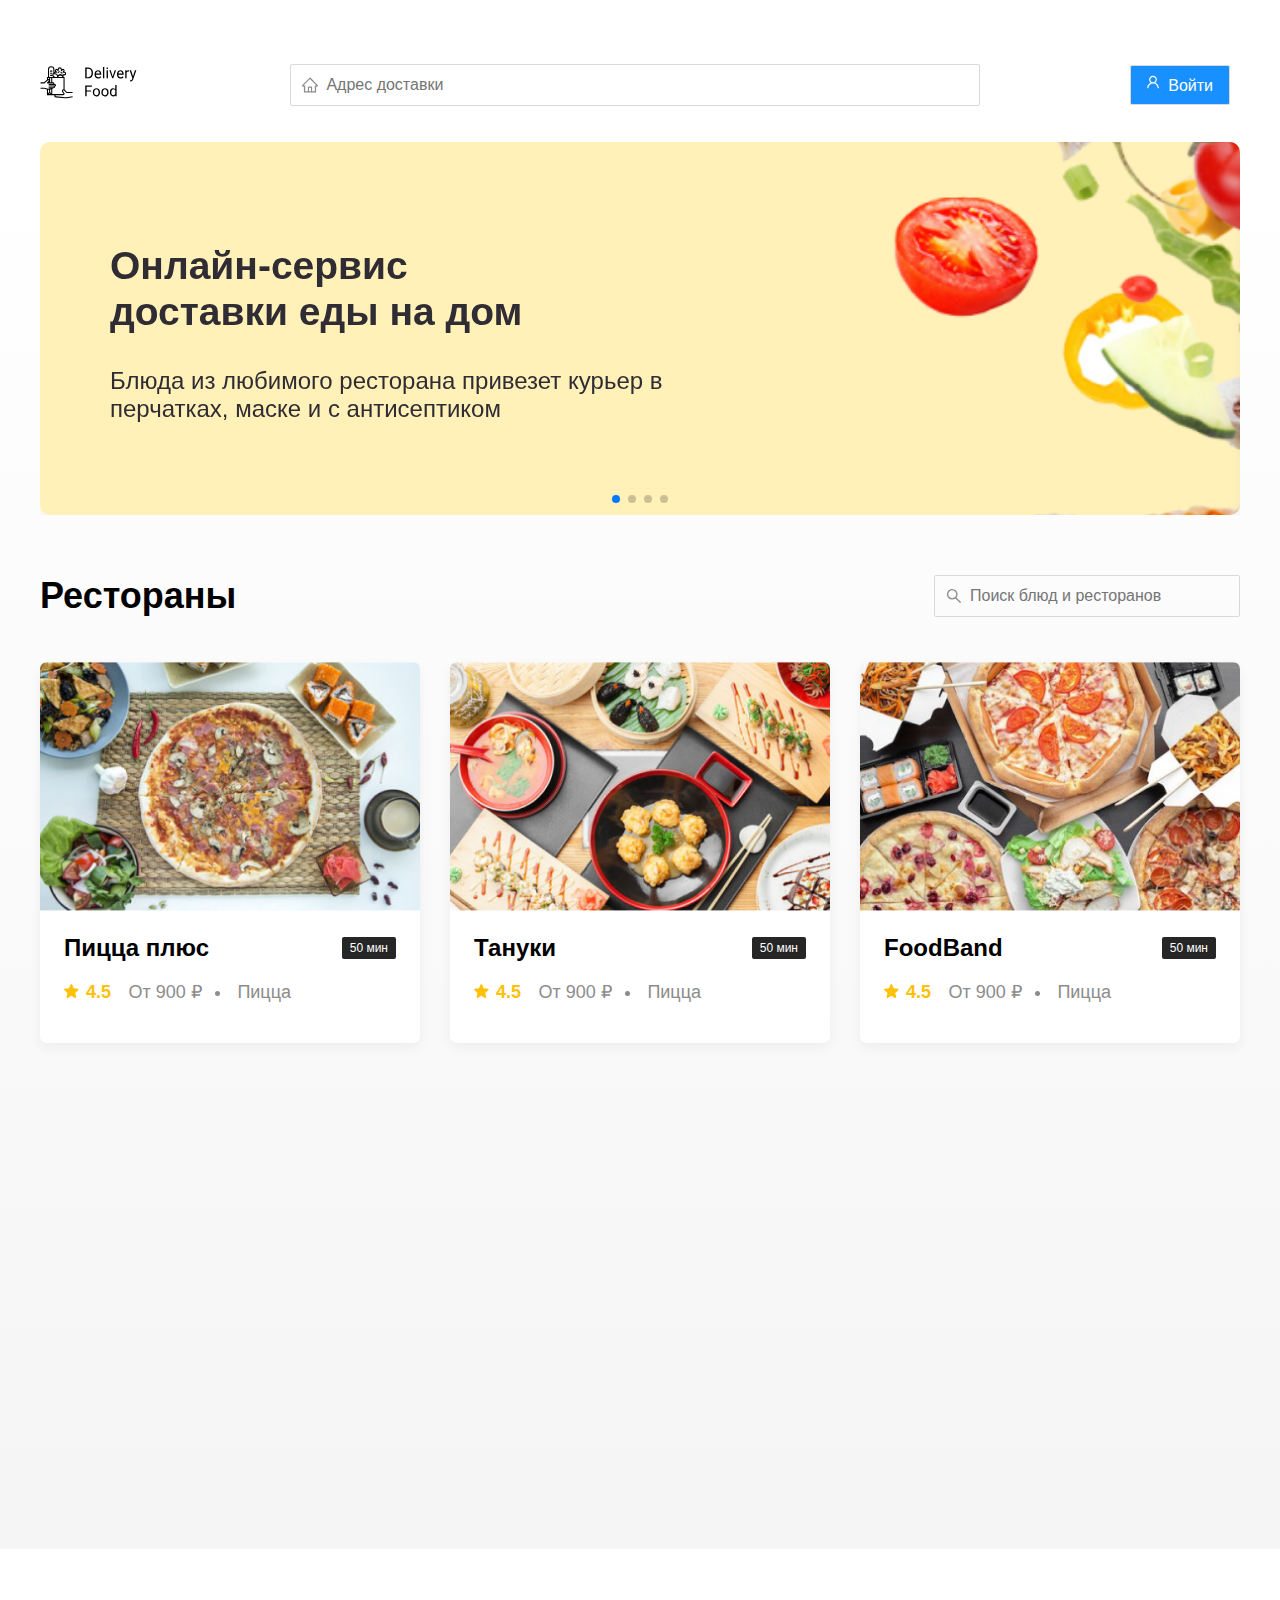
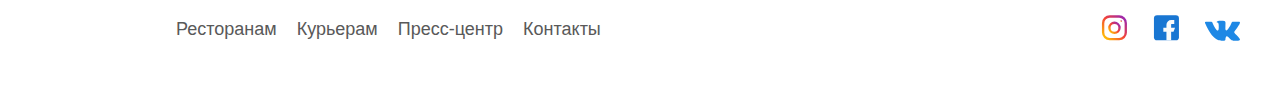
<file: index.html>
<!DOCTYPE html>
<html lang="en">
<head>
<meta charset="UTF-8">
<title>Delivery Food - Доставка еды на дом</title>
<meta name="viewport" content="width=device-width">
<link rel="stylesheet" href="css/normalize.css">
<link rel="stylesheet" href="css/style.css">
<link
  rel="stylesheet"
  href="https://cdn.jsdelivr.net/npm/swiper@11/swiper-bundle.min.css"
/>
<script src="https://cdn.jsdelivr.net/npm/swiper@11/swiper-bundle.min.js"></script>
</head>
<body>
	<div class="wrapper">
		<header class="header">
			<div>
				<h2><a href="index.html"><img src="img/icons/logo.svg" alt="logo"></a></h2>
			</div>
			<div class="header_search input">
				<input type="search" name="search" placeholder="Адрес доставки">
			</div>
			<div class="header_buttons">
				<a class="welcometext">Добро пожаловать, test</a>
				<button class="header_button btn btn_primary btnLogin">
					<img src="img/icons/user.svg" alt="">
					<span class="header_text">Войти</span>
				</button>
				<button class="header_button btn shoppingCard">
					<img src="img/icons/cart.svg" alt="">
					<span class="header_text">Корзина</span>
				</button>
			</div>
		</header>
	</div>
		<main class="main">
		<div class="wrapper">
			<div class="swiper">
				<div class="swiper-wrapper">
					<section class="promo swiper-slide">
						<div class="promo_title"><h2>Онлайн-сервис<br>доставки еды на дом</h2></div>
						<div class="promo_subtitle"><p>Блюда из любимого ресторана привезет курьер в перчатках, маске и с антисептиком</p></div>
					</section>
					<section class="promo swiper-slide">
						<div class="promo_title"><h2>Онлайн-сервис 2<br>доставки еды на дом</h2></div>
						<div class="promo_subtitle"><p>Блюда из любимого ресторана привезет курьер в перчатках, маске и с антисептиком</p></div>
					</section>
					<section class="promo swiper-slide">
						<div class="promo_title"><h2>Онлайн-сервис 3<br>доставки еды на дом</h2></div>
						<div class="promo_subtitle"><p>Блюда из любимого ресторана привезет курьер в перчатках, маске и с антисептиком</p></div>
					</section>
					<section class="promo swiper-slide">
						<div class="promo_title"><h2>Онлайн-сервис 4<br>доставки еды на дом</h2></div>
						<div class="promo_subtitle"><p>Блюда из любимого ресторана привезет курьер в перчатках, маске и с антисептиком</p></div>
					</section>
					 </div>
					 <div class="swiper-pagination"></div>
				 </div>
			<section class="restraunts">
				<div class="heading">
					<div class="heading_title"><h2>Рестораны</h2></div>
					<div class="heading_search input"><input type="search" placeholder="Поиск блюд и ресторанов"></div>
				</div>
				<div class="cards">
					<a href="res.html" class="card wow fadeInUp" data-wow-delay="0.2s">
						<div class="card_img">
							<img src="img/cards/1.jpg" alt="">
						</div>
						<div class="card_body">
							<div class="card_heading">
								<div class="card_title"><h3>Пицца плюс</h3></div>
								<div class="card_time"><span>50 мин</span></div>
							</div>
							<div class="card_info">
								<div class="card_rating"><img src="img/icons/star.svg" alt="">4.5</div>
								<div class="card_pay">От 900 ₽</div>
								<div class="card_pizza">Пицца</div>
							</div>
						</div>
					</a>
					<a href="res.html" class="card wow fadeInUp" data-wow-delay="0.4s">
						<div class="card_img">
							<img src="img/cards/2.jpg" alt="">
						</div>
						<div class="card_body">
							<div class="card_heading">
								<div class="card_title"><h3>Тануки </h3></div>
								<div class="card_time"><span>50 мин</span></div>
							</div>
							<div class="card_info">
								<div class="card_rating"><img src="img/icons/star.svg" alt="">4.5</div>
								<div class="card_pay">От 900 ₽</div>
								<div class="card_pizza">Пицца</div>
							</div>
						</div>
					</a>
					<a href="res.html" class="card wow fadeInUp" data-wow-delay="0.6s">
						<div class="card_img">
							<img src="img/cards/3.jpg" alt="">
						</div>
						<div class="card_body">
							<div class="card_heading">
								<div class="card_title"><h3>FoodBand</h3></div>
								<div class="card_time"><span>50 мин</span></div>
							</div>
							<div class="card_info">
								<div class="card_rating"><img src="img/icons/star.svg" alt="">4.5</div>
								<div class="card_pay">От 900 ₽</div>
								<div class="card_pizza">Пицца</div>
							</div>
						</div>
					</a>
					<a href="res.html" class="card wow fadeInUp" data-wow-delay="0.2s">
						<div class="card_img">
							<img src="img/cards/4.jpg" alt="">
						</div>
						<div class="card_body">
							<div class="card_heading">
								<div class="card_title"><h3>Жадина-пицца</h3></div>
								<div class="card_time"><span>50 мин</span></div>
							</div>
							<div class="card_info">
								<div class="card_rating"><img src="img/icons/star.svg" alt="">4.5</div>
								<div class="card_pay">От 900 ₽</div>
								<div class="card_pizza">Пицца</div>
							</div>
						</div>
					</a>
					<a href="res.html" class="card wow fadeInUp" data-wow-delay="0.4s">
						<div class="card_img">
							<img src="img/cards/5.jpg" alt="">
						</div>
						<div class="card_body">
							<div class="card_heading">
								<div class="card_title"><h3>Точка еды</h3></div>
								<div class="card_time"><span>50 мин</span></div>
							</div>
							<div class="card_info">
								<div class="card_rating"><img src="img/icons/star.svg" alt="">4.5</div>
								<div class="card_pay">От 900 ₽</div>
								<div class="card_pizza">Пицца</div>
							</div>
						</div>
					</a>
					<a href="res.html" class="card wow fadeInUp" data-wow-delay="0.6s">
						<div class="card_img">
							<img src="img/cards/6.jpg" alt="">
						</div>
						<div class="card_body">
							<div class="card_heading">
								<div class="card_title"><h3>PizzaBurger</h3></div>
								<div class="card_time"><span>50 мин</span></div>
							</div>
							<div class="card_info">
								<div class="card_rating"><img src="img/icons/star.svg" alt="">4.5</div>
								<div class="card_pay">От 900 ₽</div>
								<div class="card_pizza">Пицца</div>
							</div>
						</div>
					</a>
				</div>
			</section>
		</div>
	</main>
	<footer class="footer">
		<div class="wrapper">
			<div class="footer_row">
				<div class="footer_logo logo wow fadeInLeft">
					<a href="index.html"><img src="img/icons/logo.svg" alt=""></a>
				</div>
				<nav class="footer_nav">
					<a href="#">Ресторанам</a>
					<a href="#">Курьерам</a>
					<a href="#">Пресс-центр</a>
					<a href="#">Контакты</a>
				</nav>
				<div class="footer_social">
					<a href="#"><img src="img/icons/inst.svg" alt=""></a>
					<a href="#"><img src="img/icons/fb.svg" alt=""></a>
					<a href="#"><img src="img/icons/vk.svg" alt=""></a>
				</div>
			</div>
		</div>
	</footer>
	<div class="modal">
		<div class="modal_body">
			<div class="modal_header">
				<div class="modal_title">Корзина</div>
				<button class="modal_close">&times;</button>
			</div>
			<div class="modal_rows">
				<div class="modal_row">
					<div class="modal_name">Ролл угорь стандарт</div>
					<div class="modal_price">0 ₽</div>
					<div class="modal_counters">
						<button class="modal_counter" onclick="minus()">-</button>
						<span class="modal_count" id="count1">0</span>
						<button class="modal_counter" onclick="plus()">+</button>
					</div>
				</div>
				<div class="modal_row">
					<div class="modal_name">Калифорния лосось</div>
					<div class="modal_price">0 ₽</div>
					<div class="modal_counters">
						<button class="modal_counter">-</button>
						<span class="modal_count">0</span>
						<button class="modal_counter">+</button>
					</div>
				</div>
				<div class="modal_row">
					<div class="modal_name">Окинава стандарт</div>
					<div class="modal_price">0 ₽</div>
					<div class="modal_counters">
						<button class="modal_counter">-</button>
						<span class="modal_count">0</span>
						<button class="modal_counter">+</button>
					</div>
				</div>
				<div class="modal_row">
					<div class="modal_name">Цезарь маки хl</div>
					<div class="modal_price">0 ₽</div>
					<div class="modal_counters">
						<button class="modal_counter">-</button>
						<span class="modal_count">0</span>
						<button class="modal_counter">+</button>
					</div>
				</div>
				<div class="modal_row">
					<div class="modal_name">Ясай маки стандарт 185 г</div>
					<div class="modal_price">0 ₽</div>
					<div class="modal_counters">
						<button class="modal_counter">-</button>
						<span class="modal_count">0</span>
						<button class="modal_counter">+</button>
					</div>
				</div>
				<div class="modal_row">
					<div class="modal_name">Ролл с креветкой стандарт</div>
					<div class="modal_price">0 ₽</div>
					<div class="modal_counters">
						<button class="modal_counter">-</button>
						<span class="modal_count">0</span>
						<button class="modal_counter">+</button>
					</div>
				</div>
			</div>
			<div class="modal_footer">
				<div class="modal_last"><div class="modal_last_price">0 ₽</div></div>
				<button class="modal_order">Оформить заказ</button>
				<button class="modal_cancel">Отменить</button>
			</div>
		</div>
	</div>
	<div class="modal modal1">
		<div class="modal_body">
			<div class="modal_header">
				<div class="modal_title">Вход</div>
				<button class="modal_close modal1_close">&times;</button>
			</div>
			<div class="modal_rows">
				<div class="modal_row">
					<div class="modal_name">Имя</div>
					<input type="text" name="Name">
				</div>
				<div class="modal_row">
					<div class="modal_name">Пароль</div>
					<input type="text" name="Pass">
				</div>
			</div>
			<div class="modal_footer">
				<button name="LoginMe" class="modal_order modal_order1">Войти</button>
			</div>
		</div>
	</div>
	<!-- /footer -->
	<!-- /modal -->
	<!-- scripts -->
	<script src="js/wow.min.js"></script>
	<script src="js/main.js"></script>
	<script>
const swiper = new Swiper('.swiper', {
	slidesPerView: 1,
  loop: true,
  autoplay: true,

  // If we need pagination
  pagination: {
    el: '.swiper-pagination',
  },
});
</script>
	<!-- /scripts -->
</body>
</html>
</file>
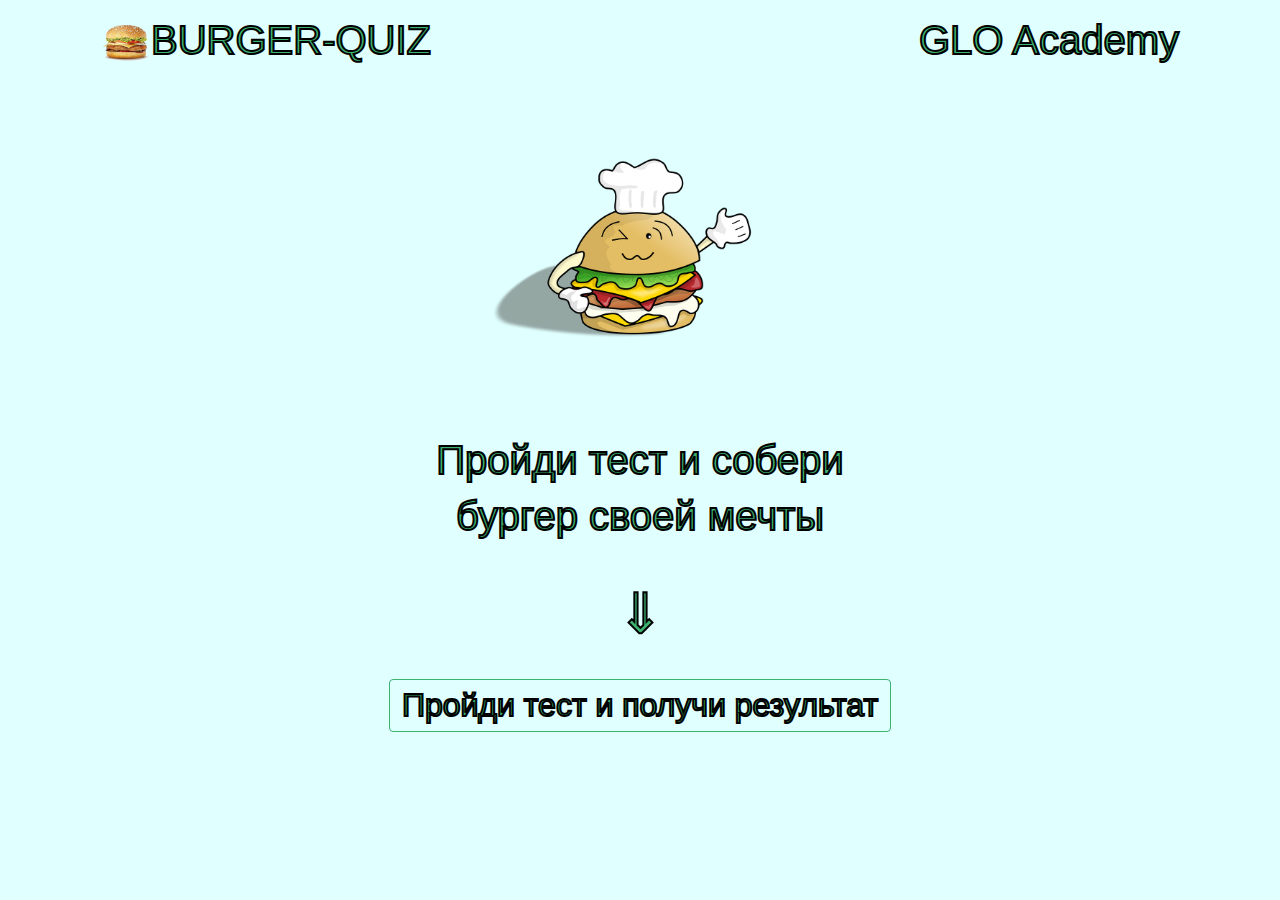
<file: quiz/index.html>
<!DOCTYPE html>
<html lang="en">

<head>
  <meta charset="UTF-8">
  <meta name="viewport" content="width=device-width, initial-scale=1.0">
  <meta http-equiv="X-UA-Compatible" content="ie=edge">
  <link rel="stylesheet" href="./libs/bootstrap.min.css">
  <link rel="stylesheet" href="./style/style.css">
  <title>Quiz</title>
</head>

<body>

  <header>
    <div class="container">
      <div class="row">
        <div class="col">
          <div class="d-flex justify-content-between p-1 p-sm-2 p-md-3">
            <div class="logo d-flex">
              <div class="logo-img"></div>
              <span class="logo-text h1">BURGER-QUIZ</span>
            </div>
            <h1 class="contacts d-none d-md-block">GLO Academy</h1>
          </div>
        </div>
      </div>
    </div>
  </header>

  <section class="main">
    <div class="container">

      <div class="row">
        <div class="col">
          <div class="d-flex justify-content-center p-1 p-sm-2 p-md-3">
            <div class="content"></div>
          </div>
        </div>
      </div>

      <div class="row">
        <div class="col">
          <div class="d-flex flex-column align-items-center p-1 p-sm-2 p-md-3">
            <h2 class="main-title text-center h1">Пройди тест и собери</h2>
            <h2 class="main-title text-center h1">бургер своей мечты</h2>
          </div>
        </div>
      </div>

      <div class="row">
        <div class="col">
          <div class="d-flex justify-content-center p-1 p-sm-2 p-md-3">
            <div class="arrow display-4">&dArr;</div>
          </div>
        </div>
      </div>

      <div class="row">
        <div class="col">
          <div class="d-flex justify-content-center p-1 p-sm-2 p-md-3">
            <button type="button" class="btn btn-outline-danger" id="btnOpenModal">
              <span class="btnText h1">Пройди тест и получи результат</span>
            </button>
          </div>
        </div>
      </div>

    </div>
  </section>

  <div class="modal" tabindex="-1" role="dialog" id="modalBlock">
    <div class="modal-dialog  modal-dialog-centered" role="document">
      <div class="modal-content">
        <div class="modal-header">
          <h5 class="modal-title">Ответь на вопрос:</h5>
          <button type="button" class="close" data-dismiss="modal" aria-label="Close" id="closeModal">
            <span aria-hidden="true">&times;</span>
          </button>
        </div>
        <div class="modal-body  d-flex flex-column align-items-center" id="modalBody">
          <h5 class="question p-1 p-sm-2 p-md-3 text-center" id="question"></h5>
          <div class="answers w-100 p-1 p-sm-2 p-md-3" id="answers">
            <form action="#" id="formAnswers" class="formAnswers d-flex flex-wrap justify-content-around">
            </form>
          </div>
        </div>
        <div class="modal-footer" id="modalFooter">
          <button type="button" class="btn btn-secondary" data-dismiss="modal" id="prev">Prev</button>
          <button type="button" class="btn btn-secondary" data-dismiss="modal" id="next">Next</button>
          <button type="button" class="btn btn-primary sendBtn d-none" id="send">Send</button>
        </div>
      </div>
    </div>
  </div>
	<script src="./script/script.js"></script>
</body>

</html>
</file>
<file: css/style.css>
* 
{
	box-sizing: border-box;
}

.wrapper 
{
	max-width: 1200px;
	margin: auto;	
}

a 
{
	text-decoration: none;
}

body 
{
	padding-top: 44px;
	font-family: 'Roboto', sans-serif;
}

.header 
{
	display: flex;
	align-items: center;
	justify-content: space-between;
}

.header_search 
{
	width: 57.5%;
}

.header_search input {
	background: #FFFFFF;
	background: url('../img/icons/home.svg') left 11px center no-repeat;
}

.input input 
{
	padding: 8px 35px;
	width: 100%;
	border: 1px solid #D9D9D9;
	border-radius: 2px;
	font-size: 16px;
	line-height: 24px;
}

.header_buttons 
{
	display: flex;
	align-items: center;
}

.header_button 
{
	display: flex;
	align-items: center;
	background: #FFFFFF;
	border: 1px solid #D9D9D9;
	box-shadow: 0px 0px 2px rgba(0, 0, 0, 0.0015);
	border-radius: 2px;
	font-size: 16px;
	color: #595959;
	transition: all .35s;
}

.header_button:hover 
{
	box-shadow: 0px 0px 10px rgba(0, 0, 0, 0.4);
}

.header_button:active 
{
	box-shadow: none;
	transform: scale(0.98);
}

.header_button img 
{
	margin-right: 5px;
	margin-bottom: 2px;
}

.btn 
{
	height: 40px;
	padding: 0 16px;
}

.btn_primary 
{
	background: #1890FF;
	color: #fff;
	margin-right: 10px;
	box-shadow: none;
}

.promo 
{
	color: #302C34;
	background: #FFF1B8 url('../img/pizza.png') no-repeat;
	background-position: 450px -100px;
	background-size: cover;
	border-radius: 10px;
	box-shadow: 0px 7px 12px rgba(158, 158, 163, 0.1);
	padding: 68px 0 68px 70px;
}

.promo_title h2 
{
	font-weight: 700;
	font-size: 39px;
	line-height: 46px;
}

.promo_subtitle p 
{
	max-width: 638px;
	font-size: 24px;
	line-height: 28px;
}

.main {
	margin-top: 16px;
	background: linear-gradient(180deg, rgba(245, 245, 245, 0) 1.04%, #F5F5F5 100%);
}

.restraunts 
{
	margin-top: 60px;
}

.heading 
{
	display: flex;
	justify-content: space-between;
	align-items: center;
}

.heading_title h2 
{
	margin: 0;
	font-weight: 700;
	font-size: 36px;
	line-height: 42px;
}

.heading_search 
{
	width: 25.5%;
}
.heading_search input 
{
	background: url('../img/icons/search.svg') left 11px center no-repeat;
}

.cards 
{
	padding-top: 45px;
	padding-bottom: 65px;
	display: flex;
	justify-content: space-between;
	flex-wrap: wrap;
}

.card 
{
	box-shadow: 0px 4px 12px rgba(0, 0, 0, 0.05);
	border-radius: 7px;
	overflow: hidden;
	width: 33.333%;
	max-width: 380px;
	margin-bottom: 30px;
	background-color: #fff;
	transition: all .35s;
}

.card:hover 
{
	box-shadow: 0px 4px 40px -5px rgba(0,0,0,0.6);
}

.card_restr:hover 
{
	transform: scale(1);
	box-shadow: 0px 4px 12px rgba(0, 0, 0, 0.05); 
}

.card_img 
{
	max-width: 380px;
	max-height: 250px;
}

.card_img img 
{
	object-fit: cover;
	max-width: 100%;
}

.card_body 
{
	padding: 20px 24px 35px;
}

.card_heading 
{
	display: flex;
	align-items: center;
	justify-content: space-between;
}

.card_title h3 
{
	margin: 0;
	font-weight: bold;
	font-size: 24px;
	line-height: 32px;
	transition: all 0.3s;
	color: black;
}

.card_title h3:hover 
{
	opacity: .7;
}

.card_time 
{
	font-size: 12px;
	line-height: 20px;
	color: #fff;
	background: #262626;
	border-radius: 2px;
	padding: 1px 8px;
}

.card_info 
{
	margin-top: 12px;
	display: flex;
	align-items: center;
	justify-content: space-between;
	max-width: 227px;
	font-size: 18px;
	line-height: 32px;
	color: #8C8C8C;
}

.card_rating 
{
	font-weight: bold;
	color: #FFC107;
}

.card_rating img 
{
	margin-right: 7px;
}

.card_pay:after 
{
	content: '';
	width: 5px;
	height: 5px;
	background-color: #8C8C8C;
	display: inline-block;
	border-radius: 50%;
	vertical-align: middle;
	margin-left: 13px;
}

.btn_img_restr 
{
	margin-bottom: -3px;
}

.btn_restr 
{
	transition: all .3s;
}

.btn_restr:hover 
{
	box-shadow: 0px 0px 8px rgba(0, 0, 0, 0.6);
}

.btn_restr:active 
{
	box-shadow: none;
	transform: scale(0.98);
}

.locked {
	overflow: hidden;
}

/*footer*/
.footer {
	padding: 60px 0;
}
.footer_row {
	display: -webkit-flex;
	display: -moz-flex;
	display: -ms-flex;
	display: -o-flex;
	display: flex;
	justify-content: space-between;
	-ms-align-items: center;
	align-items: center;
}
.footer_nav {
	display: inline-block;
	font-size: 18px;
	line-height: 21px;
	color: #595959;
	text-decoration: none;
	margin-right: auto;
	margin-left: 35px;
}
.footer_nav a:hover {
	opacity: 0.7;
}
.footer_nav a {
	-webkit-transition: all 0.3s;
	-o-transition: all 0.3s;
	transition: all 0.3s;
	text-decoration: none;
	color: inherit;
}
.footer_nav a:not(:last-child) {
	margin-right: 15px;
}
.footer_social {
	-ms-align-items: center;
	align-items: center;
}
.footer_social img {
	margin-left: 21px;
	-webkit-transition: all 0.3s;
	-o-transition: all 0.3s;
	transition: all 0.3s;
}
.footer_social img:hover {
	opacity: .7;
}
.modal {
	position: fixed;
	top: 0;
	left: 0;
	width: 100%;
	height: 100%;
	background: rgba(0, 0, 0, 0.4);
	display: none;
	overflow: hidden;
}
.is-open {
	display: -webkit-flex;
	display: -moz-flex;
	display: -ms-flex;
	display: -o-flex;
	display: flex;
	overflow: auto;
}
.modal_body {
	margin: auto;
	padding: 40px 45px;
	max-width: 780px;
	width: 95%;
	min-height: 592px;
	background: #FFFFFF;
	border-radius: 5px;
	display: -webkit-flex;
	display: -moz-flex;
	display: -ms-flex;
	display: -o-flex;
	display: flex;
	-webkit-flex-direction: column;
	-moz-flex-direction: column;
	-ms-flex-direction: column;
	-o-flex-direction: column;
	flex-direction: column;
}
.modal_header {
	display: -webkit-flex;
	display: -moz-flex;
	display: -ms-flex;
	display: -o-flex;
	display: flex;
	-ms-align-items: center;
	align-items: center;
	justify-content: space-between;
	margin-bottom: 45px;
}
.modal_title {
	font-weight: bold;
	font-size: 36px;
	line-height: 42px;
	margin: 0;
}
.modal_close {
	font-size: 38px;
	border: none;
	background: transparent;
}
.modal_rows {
	flex-grow: 1;
}
.modal_row {
	display: -webkit-flex;
	display: -moz-flex;
	display: -ms-flex;
	display: -o-flex;
	display: flex;
	justify-content: space-between;
	padding-bottom: 8px;
	margin-bottom: 15px;
	border-bottom: 1px solid #D9D9D9;
}
.modal_name {
	font-size: 18px;
	line-height: 32px;
}
.modal_price {
	font-weight: bold;
	font-size: 20px;
	line-height: 32px;
	margin-left: auto;
	margin-right: 45px;
}
.modal_counter {
	width: 41px;
	height: 32px;
	background: #FFFFFF;
	border: 1px solid #40A9FF;
	box-sizing: border-box;
	border-radius: 2px;
	color: #40A9FF;
	font-size: 14px;
	line-height: 22px;
}
.modal_count {
	font-size: 16px;
	line-height: 24px;
	margin: 0 10px;
}
.modal_footer {
	display: -webkit-flex;
	display: -moz-flex;
	display: -ms-flex;
	display: -o-flex;
	display: flex;
	justify-content: space-between;
	-ms-align-items: center;
	align-items: center;
}
.modal_last_price {
	text-align: center;
	background: #262626;
	border-radius: 5px;
	padding: 15px 20px;
	font-weight: bold;
	font-size: 20px;
	line-height: 23px;
	color: #FAFAFA;
}
.modal_order {
	margin-left: auto;
	margin-right: 10px;
	font-size: 16px;
	line-height: 24px;
	color: #fff;
	background: #1890FF;
	border-radius: 2px;
	border: 1px solid #1890FF;
	padding: 8px 16px;
	transition: all .4s;

}
.modal_order:hover {
	background: #fff;
	color: #1890FF;
}
.modal_cancel {
	font-size: 16px;
	line-height: 24px;
	color: #595959;
	border: 1px solid #D9D9D9;
	box-sizing: border-box;
	border-radius: 2px;
	background-color: #fff;
	padding: 8px 16px;
	-webkit-transition: all .4s;
	-o-transition: all .4s;
	transition: all .4s;
}
.modal_cancel:hover {
	background-color: #595959;
	color: #fff;
}

/*second page*/
.heading-restr {
	justify-content: flex-start;
}
.card_info_restr {
	margin-top: 5px;
}
.heading_title-restr {
	margin-right: 30px;
}
.card_rating-restr {
	margin-right: 15px;
}
.card_pizza-restr {
	margin-left: 10px;
}
.card_title-restr h3{
	margin: 0;
	font-weight: 400;
	font-size: 24px;
	line-height: 32px;
}
.card_ingredients {
	flex-grow: 2;
}
.card_ingredients p{
	font-size: 18px;
	line-height: 21px;
	color: #8C8C8C;
}
.card_pay-restr {
	font-weight: 700;
	font-size: 20px;
	line-height: 32px;
	margin-left: 30px;
}
.card_btns {
	display: -webkit-flex;
	display: -moz-flex;
	display: -ms-flex;
	display: -o-flex;
	display: flex;
	-ms-align-items: center;
	align-items: center;
	margin-top: auto;
}
.card_body-rastr {
	display: -webkit-flex;
	display: -moz-flex;
	display: -ms-flex;
	display: -o-flex;
	display: flex;
	-webkit-flex-direction: column;
	-moz-flex-direction: column;
	-ms-flex-direction: column;
	-o-flex-direction: column;
	flex-direction: column;
}

/*media quaries*/
@media (max-width: 1250px) {
	.wrapper {
		max-width: 960px;
	}
	.promo {
		-webkit-background-size: 600px;
		background-size: 600px;
		background-position: center right -200px;
	}
	.promo_subtitle p {
		max-width: 550px;
	}
	.promo_title h2 {
		font-size: 35px;
	}
	.heading_search {
		width: 40%;
	}

	.card {
		width: 31%;
	}
}

@media (max-width: 968px) {
	.wrapper {
		max-width: 760px;
	}
	body {
		padding-top: 20px;
	}

	.header {
		flex-wrap: wrap;
	}
	.header_search {
		-webkit-order: 5;
		-moz-order: 5;
		-ms-order: 5;
		-o-order: 5;
		order: 5;
		width: 100%;
	}

	.promo {
		margin-top: 25px;
		-webkit-background-size: 500px;
		background-size: 500px;
		background-position: center right -150px;
		padding: 30px;
		padding-right: 0;
	}
	.promo_subtitle p {
		max-width: 450px;
		font-size: 18px;
	}
	.promo_title h2 {
		font-size: 30px;
		line-height: 1.2;
	}

	.restraunts {
   	 	margin-top: 30px;
	}
	.heading_title h2 {
		font-size: 33px;
	}

	.cards {
		padding-bottom: 25px;
	}
	.card {
		width: 48%;
	}
}

@media (max-width: 780px) {
	.wrapper {
		max-width: 568px;
	}

	.btn_primary {
		padding: 0 20px;
	}

	.promo {
		padding: 25px;
		padding-top: 15px;
		text-align: center;
		background-image: none;
	}
	.promo_subtitle p {
		margin: 0 auto;
		max-width: 80%;
	}

	.heading_title h2 {
		font-size: 28px;
	}

	.card {
		width: 49%;
	}
	.card_title h3 {
		font-size: 20px;
	}
	.card_info {
		font-size: 17px;
	}
	.footer {
		padding: 30px 0;
	}
	.footer_row {		
		-webkit-flex-wrap: wrap;
		-moz-flex-wrap: wrap;
		-ms-flex-wrap: wrap;
		-o-flex-wrap: wrap;
		flex-wrap: wrap;
	}
	.footer_nav {
		margin: 0 auto 20px;
		text-align: center;
		order: -1;
		width: 100%;
	}

	.modal {
		overflow: auto;
	}
	.modal_body {
		min-height: 100vh;
		padding: 25px 35px;
	}
	.modal_header {
		margin-bottom: 30px;
	}
	.modal_title {
		font-size: 30px;
		
	}
	.modal_name {
		font-size: 17px;
	}
	.modal_price {
		font-size: 18px;
	}
	.modal_footer {
		margin-top: 10px;
	}
	.modal_last_price {
		padding: 12px 18px;
		font-size: 18px;
	}
	.btn_restr:hover {
		-webkit-box-shadow: none;
		box-shadow: none;
	}
}

@media (max-width: 580px) {
	.modal_body {
		max-width: 100vw;
		width: 70%;
	}
	.modal_title {
		font-size: 26px;
	}
	.modal_close {
		font-size: 28px;
	}
	.modal_row {
		-webkit-flex-wrap: wrap;
		-moz-flex-wrap: wrap;
		-ms-flex-wrap: wrap;
		-o-flex-wrap: wrap;
		flex-wrap: wrap;
		justify-content: center;
		text-align: center;
	}
	.modal_name {
		margin-bottom: 10px;
		font-size: 19px;
		-webkit-flex: 0 1 100%;
		-moz-flex: 0 1 100%;
		-ms-flex: 0 1 100%;
		-o-flex: 0 1 100%;
		flex: 0 1 100%;
	}
	.modal_price {
		margin-left: 0;
	}
	.modal_footer {
		-webkit-flex-wrap: wrap;
		-moz-flex-wrap: wrap;
		-ms-flex-wrap: wrap;
		-o-flex-wrap: wrap;
		flex-wrap: wrap;
	}
	.modal_last {
		background-color: #fff;
		-webkit-flex: 0 1 100%;
		-moz-flex: 0 1 100%;
		-ms-flex: 0 1 100%;
		-o-flex: 0 1 100%;
		flex: 0 1 100%;
		justify-content: center;
	}
	.modal_last_price {
		padding: 14px 15px;
		max-width: 94.484px;
		margin: 0 auto 15px;
	}
	.modal_order {
		margin-left: 0;
	}

	.wrapper {
		max-width: 450px;
	}

	.promo_title h2 {
		font-size: 25px;
	}
	.promo_subtitle p {
		max-width: 90%;
		font-size: 16px;
	}

	.heading {
		display: block;
		text-align: center;
	}
	.heading_title h2 {
		font-size: 24px;
		margin-bottom: 15px;
	}
	.heading_search {
		width: 100%;
	}

	.card {
		width: 100%;
		margin: 0 auto 30px;
	}
}

@media (max-width: 480px) {
	.modal_body {
		width: 85%;
	}
	.modal_order {
		padding: 8px 8px;
	}
	.modal_cancel {
		padding: 8px 10px;
	}

	.wrapper {
		max-width: 90%;
	}

	.header_text {
		font-size: 0;
	}

	.promo_title h2 {
		font-size: 20px;
	}
	.promo_subtitle p {
		font-size: 14px;
	}

	.heading_title h2 {
		font-size: 19px;
	}
	.card_img img {
		max-width: 100%;
	}

	.footer_nav {
		font-size: 20px;
		text-align: center;
		line-height: 1.2;
	}
}

@media (max-width: 420px) {
	.modal_body {
		padding: 25px 25px;
		width: 95%;
	}
	.modal_footer {
		font-size: 15px;
	}
	.modal_last_price {
		font-size: 17px;
	}
	.card {
		max-width: 100%;
	}
}
</file>
<file: quiz/style/style.css>
body {
    background: #E0FFFF;
    font-family: fantasy, sans-serif;
}

li {
    list-style-type: none;
}

.answers-item label {
    cursor: pointer;
    border: 2px solid #000;
    border-radius: 0 0 10px 10px;
    min-width: 60px;
    text-align: center;
}

.answers-item label:hover {
    border: 2px solid rgba(0,0,0,0.5);
}

input:checked + label{
    border: 2px solid #3CB371;
    color: #3CB371;
}

label span {
    font-size: 14px;
}

.answerImg {
    width: 100%;
}

.answers-item {
    width: 80px;
}

.logo-img {
    width: 50px;
    height: 50px;
    background: url('../image/burger.png') center no-repeat;
    background-size: contain;
}

.logo-text, .contacts, .main-title, .arrow {
    color: #3CB371;
    -webkit-text-stroke-width: 2px;
    -webkit-text-stroke-color: black;
}

.content {
    width: 300px;
    height: 300px;
    background: url('../image/burger-4026165_960_720.webp') center no-repeat;
    background-size: 115%;
}

.modal {
    background: rgba(0,0,0, 0.5);
}

.modal-content {
    background: #E0FFFF;
    /* color: #3CB371; */
    /* -webkit-text-stroke-width: 1px; */
    /* -webkit-text-stroke-color: black;  */
}

.btn-outline-danger {
    background-color: inherit;
    border: 1px solid #3CB371 !important;
    color: #3CB371 !important;
}

.btn-outline-danger span {
    font-size: 2rem !important;
    color: #3CB371;
    -webkit-text-stroke-width: 2px;
    -webkit-text-stroke-color: black; 
}

.btn-outline-danger:hover,
.btn-outline-danger:active,
.btn-outline-danger:focus,
.btn-outline-danger:visited{
    background-color: #3CB371 !important;
    color: black !important;
}

.btn-outline-danger:hover span,
.btn-outline-danger:active span,
.btn-outline-danger:focus span,
.btn-outline-danger:visited span{
    color: #E0FFFF !important;
    -webkit-text-stroke-width: 2px;
    -webkit-text-stroke-color: black; 
}
</file>
